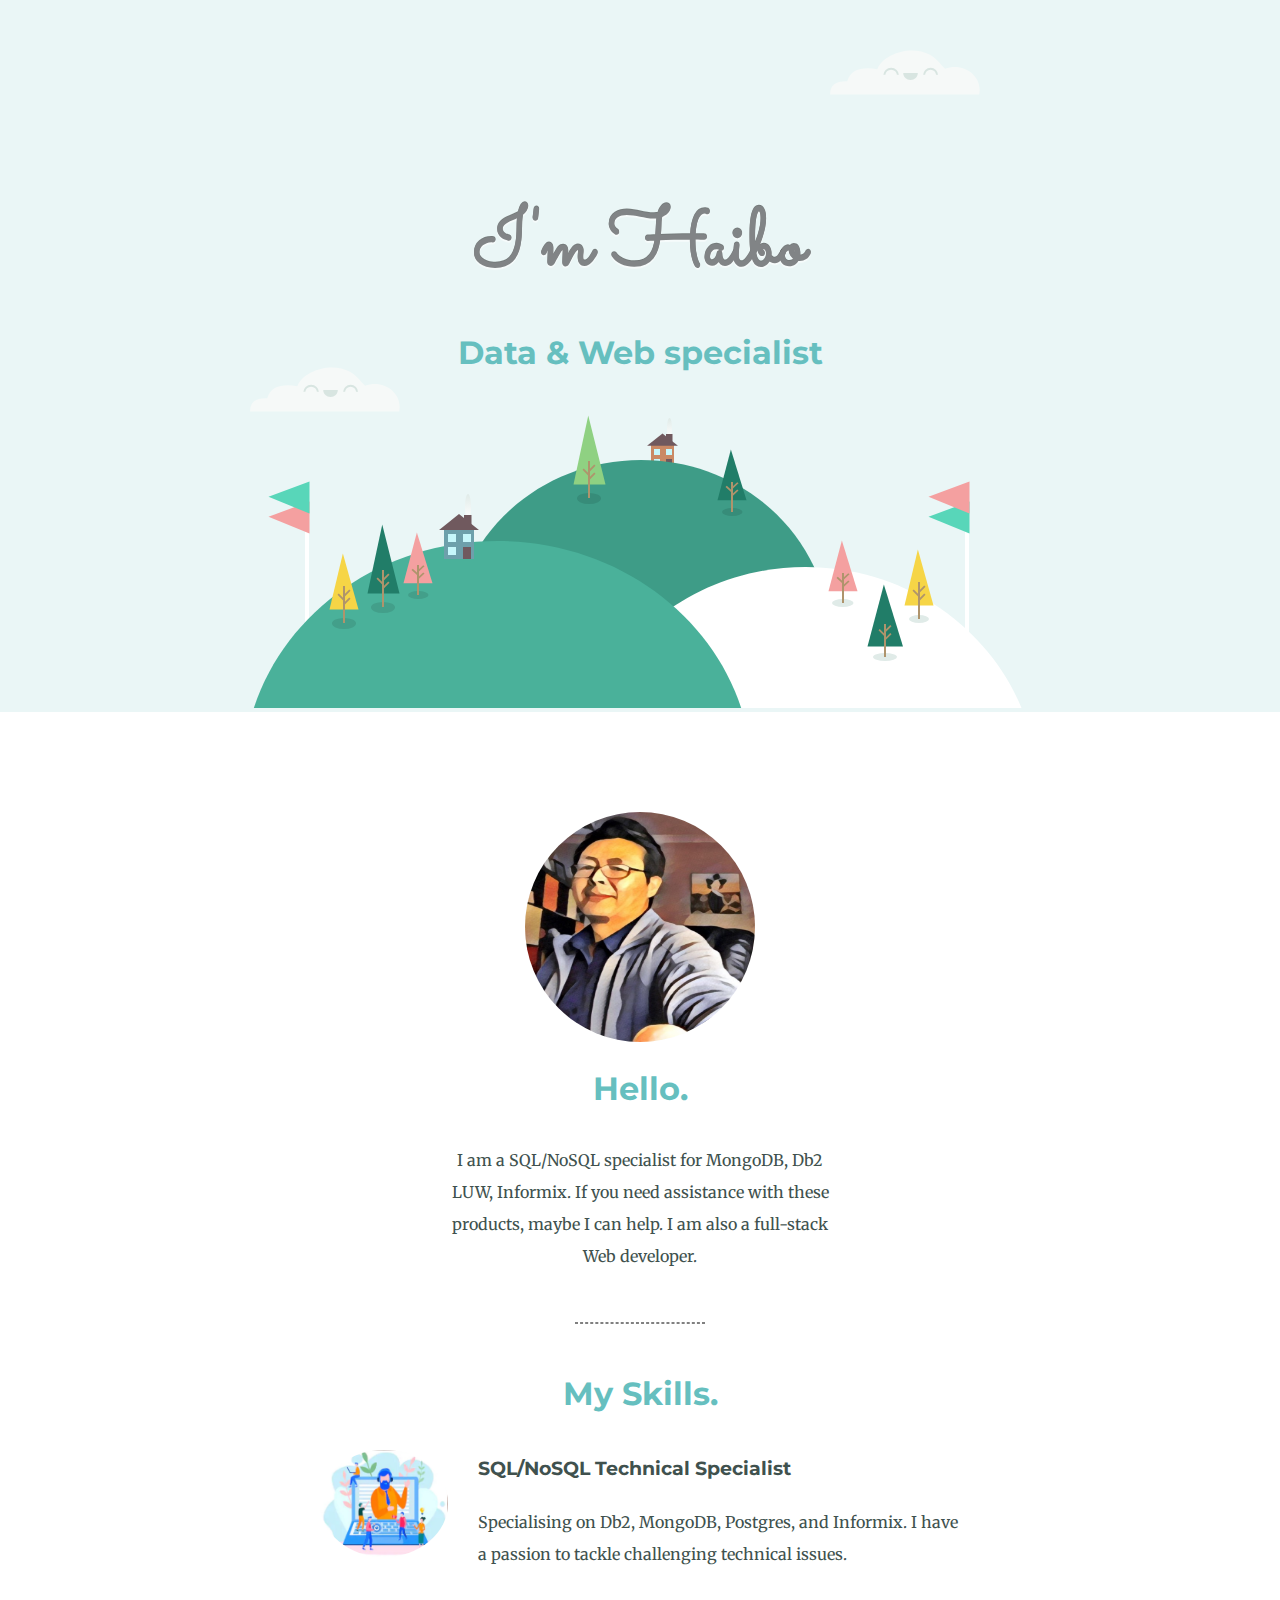
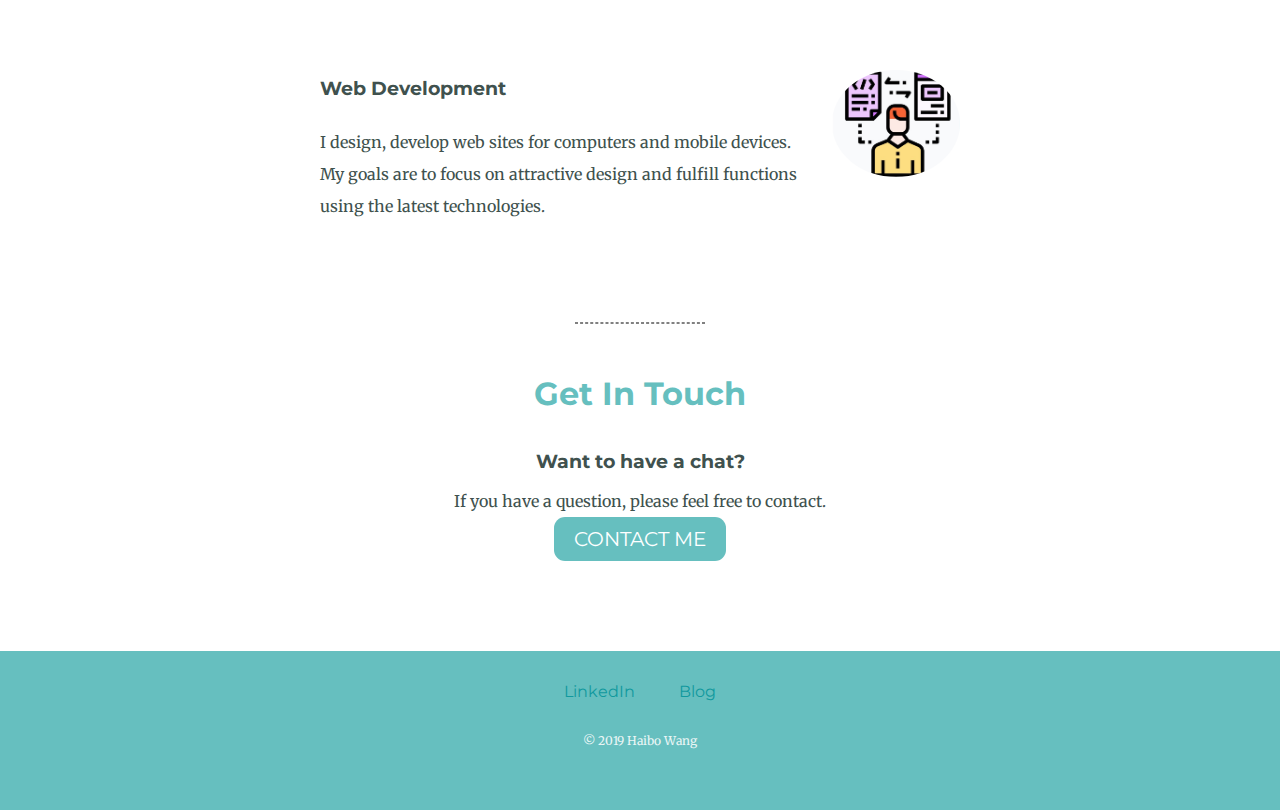
<file: index.html>
<!DOCTYPE html>
<html lang="en" dir="ltr">
  <head>
    <meta charset="utf-8">
    <title>My Site</title>
    <link rel="stylesheet" href="css/master.css">
    <link rel="shortcut icon" href="favicon.ico">
    <link href="https://fonts.googleapis.com/css?family=Merriweather|Montserrat|Sacramento" rel="stylesheet">
  </head>
  <body>
    <div class="top-container">
      <img class="top-cloud" src="images/cloud.svg" alt="cloud-img">
      <h1>I'm Haibo</h1>
      <h2>
        Data & Web specialist
      </h2>
      <img class="bottom-cloud" src="images/cloud.svg" alt="cloud-img">


      <img class="" src="images/land.svg" alt="mnt-img">

    </div>
    <div class="middle-container">
      <div class="profile">
        <img src="images/photo.jpg" alt="photo" class="avatar">
        <h2>Hello.</h2>
        <p class="intro">I am a SQL/NoSQL specialist for MongoDB, Db2 LUW, Informix. If you need assistance with these products, maybe I can help. I am also a full-stack Web developer.</p>
      </div>
      <hr>
      <div class="skills">
        <h2>My Skills.</h2>
        <div class="skill-row">
          <img class="pic1" src="images/pic1.jpg" alt="">
          <h3>SQL/NoSQL Technical Specialist</h3>
          <p>
            Specialising on Db2, MongoDB, Postgres, and Informix. I  have a passion to tackle challenging technical issues.
          </p>
        </div>
        <div class="skill-row">
          <img class="pic2" src="images/pic2.jpg" alt="">
          <h3>Web Development</h3>
          <p>I design, develop web sites for computers and mobile devices. My goals are to focus on attractive design and fulfill functions using the latest technologies. </p>
        </div>
      </div>
      <hr>
      <div class="contact-me">
        <h2>Get In Touch</h2>
        <h3>Want to have a chat?</h3>
        <p>If you have a question, please feel free to contact.</p>
        <a class="btn" href="mailto:dbdoctor@icloud.com">CONTACT ME</a>
      </div>
    </div>


    <div class="bottom-container">
      <a class="footer-link" href="https://au.linkedin.com/pub/haibo-wang/4/220/b23">LinkedIn</a>
      <!-- <a class="footer-link" href="https://twitter.com/">Twitter</a> -->
      <a class="footer-link" href="https://dbdoctor.github.io/blog/">Blog</a>
      <p class="copyright">© 2019 Haibo Wang</p>
    </div>
  </body>
</html>
</file>
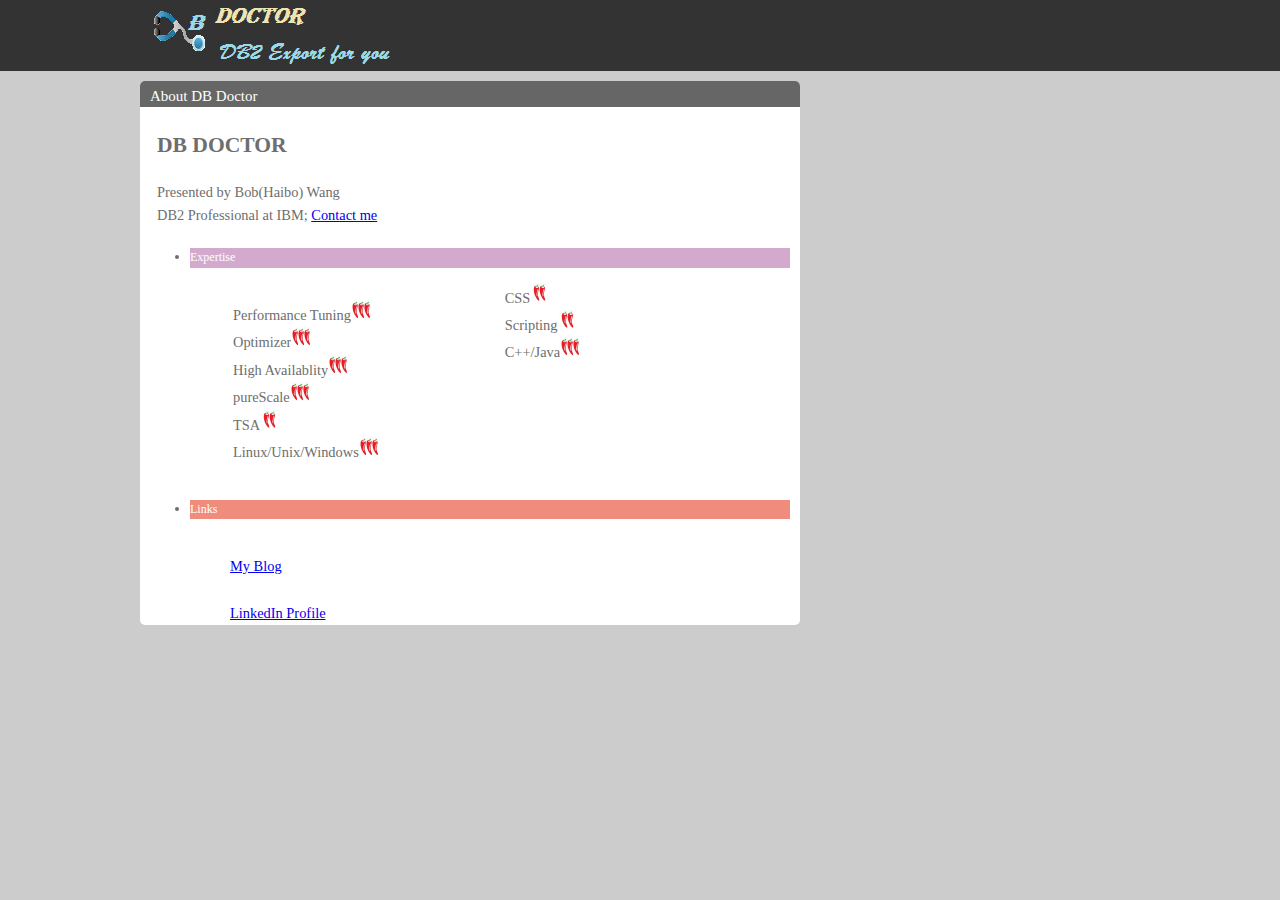
<file: index-old.html>
<!DOCTYPE html>
<html lang="en" class="no-js">
  <head>
    <meta charset="utf-8">
    <meta http-equiv="X-UA-Compatible" content="IE=edge">
		
<title>DB Doctor Main</title>
<meta http-equiv="Content-Type" content="text/html; charset=UTF-8" />
<link rel="stylesheet" href="dbstyle.css"/>
</head><body>

    <!-- #BeginHeaderInitial -->
    <header role="banner" class="header">
      <div class="container">
        <!-- #BeginLogo -->
        <a href="/" class="logo text-hide">DB Doctor</a>
        <!-- #EndLogo -->
      </div>
    </header>
    <!-- #EndHeaderInitial -->



    <!-- #EndHeader -->



<div id="shell">
<div id="content">

<div class="highlight">
<div class="hl-head">About DB Doctor</div>
<div class="hl">

<div> <table style="border:none"><tr><td></td>
<td> <h2> DB DOCTOR</h2>Presented by Bob(Haibo) Wang <br>DB2 Professional at IBM; 
<a href="mailto:dbdoctor@icloud.com"> Contact me </a> <br> </td></tr></table> </div>

<ul>
<li class="firstChild">
<dl class="firstChild lastChild">
<dt class="firstChild"><p class="icon_t firstChild lastChild">Expertise</p></dt>
<dd class="time"></dd>
<dd class="lastChild"> 
<table style="border:none"><tr><td>
Performance Tuning<img class="chilli" src="img/chilli3.jpg"><br>
Optimizer<img class="chilli" src="img/chilli3.jpg"><br>High Availablity<img class="chilli" src="img/chilli3.jpg"><br>
pureScale<img class="chilli" src="img/chilli3.jpg"><br>
TSA<img class="chilli" src="img/chilli2.jpg"><br>
Linux/Unix/Windows<img class="chilli" src="img/chilli3.jpg"></dd>
</td>
<td style="padding:60px"> </td>
<td>
CSS<img class="chilli" src="img/chilli2.jpg"><br>
Scripting<img class="chilli" src="img/chilli2.jpg"><br>
C++/Java<img class="chilli" src="img/chilli3.jpg"><br>
<br>
<br>
<br>
<br>
<br>
</td>
</tr></table>

</dl>
</li>
<li>
<dl>
<dt><p class="icon_a">Links</p></dt>
<dd class="time"></dd><dd class="time"></dd>
<dd class="lastChild"> <br><a href="http://dbdoctor.club">My Blog</a></dd>
<dd class="lastChild"> <br><a href="https://au.linkedin.com/pub/haibo-wang/4/220/b23">LinkedIn Profile</a></dd>
</dl>
</li>
</ul>

</div>
</div> <!-- highlight -->





</div>  <!-- content -->




</div>  <!-- shell -->

</body>
</html>
</file>
<file: css/master.css>
body { margin: 0; text-align: center; font-family: 'Merriweather', serif; color: #40514E;}
hr {border-style: dashed;; height: 0; width: 10%; margin: 50px auto;}
h1 {
  margin: 20px auto 0 auto; font-family: 'Sacramento', cursive;
  font-size: 5rem;
padding-top: 70px;
color: #818486;
letter-spacing: 0;
text-shadow: 0 -1px 0 rgba(0,0,0,.5), 0 2px 1px rgba(255,255,255,.6);
}
h2 {font-size: 2rem; color: #66BFBF; font-family: 'Montserrat', sans-serif; padding-bottom: 10px;}
h3 {font-family: 'Montserrat', sans-serif;}
a {
  color: #11999E;
  font-family: 'Montserrat', sans-serif;
  margin: 10px 20px;
  text-decoration: none;
}
a:hover {
  color: #EAF6F6;
}
.top-container {background-color: #EAF6F6; position: relative; padding-top: 100px;}
.middle-container {margin: 100px 0;}

.top-cloud {position: absolute; right:300px; top:50px;}
.bottom-cloud {position: absolute; left:250px; bottom: 300px;}

.avatar {
  vertical-align: middle;
  width: 230px;
  height: 230px;
  border-radius: 50%;}

.pic1 {
    vertical-align: middle;
    width: 20%;
    /*height: 180px;*/
    border-radius: 50%;
    float:left;
    margin-right: 30px;
  }
  .pic2 {
      vertical-align: middle;
      width: 20%;
      /*height: 180px;*/
      border-radius: 50%;
      float: right;
      margin-left: 30px;
    }

.top-pic {
  height: 300px;
  width: 100%;

}
.skill-row {
  width: 50%; margin: 10px auto 100px auto; text-align: left;
  line-height: 2;
}

.intro {
  width: 30%;
  margin: auto;
  line-height: 2;
}
.btn {
  -webkit-border-radius: 11;
  -moz-border-radius: 11;
  border-radius: 11px;
  font-family: 'Montserrat', sans-serif;
  color: #ffffff;
  font-size: 20px;
  background: #66BFBF;
  padding: 10px 20px 10px 20px;
  text-decoration: none;
}

.btn:hover {
  background: #3cb0fd;
  background-image: -webkit-linear-gradient(top, #3cb0fd, #3498db);
  background-image: -moz-linear-gradient(top, #3cb0fd, #3498db);
  background-image: -ms-linear-gradient(top, #3cb0fd, #3498db);
  background-image: -o-linear-gradient(top, #3cb0fd, #3498db);
  background-image: linear-gradient(to bottom, #3cb0fd, #3498db);
  text-decoration: none;
}

.contact-me{
  margin-bottom: 20px;
}

.bottom-container {
  padding: 30px 0 30px 0;
  margin-top: 20px;
  background-color: #66BFBF;
}

.copyright {
  color: #EAF6F6;
  font-size: 0.75rem;
  padding: 20px 0;
}
</file>
<file: dbstyle.css>
body {
    font-size: inherit;
    line-height: 1.625;
}
body {
    font-family: Georgia, "Times New Roman", serif;
    font-size: 75%;
    color: #6E6E6E;
    background-color:  #CCCCCC;
    overflow-x: hidden;
}
body {
    margin: 0px;
    padding: 0px;
    position: relative;
    text-align: center;
}
img {
border-width: 0px;
}
.header {
    height: 70px;
    background-color: #333;
    border-bottom: 1px solid #333;
    padding: 0px;
}
.container {
    padding-left: 15px;
    padding-right: 15px;
}
.container {
    width: 1190px;
}
.container {
    margin-right: auto;
    margin-left: auto;
    padding-left: 15px;
    padding-right: 15px;
    position: relative;
}
.logo {
    top: 3px;
    left: 120px;
float: none;
height: 64px;
margin: 0px;
position: absolute;
width: 250px;
background-image: url('logo.png');
background-repeat: no-repeat;
background-size: 100% auto;
display: block;
}
.text-hide {
    font: 0px/0 a;
    text-shadow: none;
    background-color: transparent;
    border: 0px none;
}

#shell {
margin: 0px auto;
padding-left: 10px;
text-align: left;
width: 1010px;
}
    


#content {
    float: left;
    font-size: 1.20em;
    margin-right: 40px;
    width: 660px;
}

.highlight {
    margin: 10px 0px 20px;
    position: relative;
    background-color: #FFF;
    border-radius: 5px;
}

.hl-head {

	 font-size: 15px;
	 background-color: #666;
	 color: #fff;
	 height: 20px;
	 padding: 3px 10px 3px;	 
	-webkit-border-radius: 10px;
    	-moz-border-radius: 5px 5px 0 0;
    	border-radius: 5px 5px 0 0;
	 
	}


.hl { padding: 0px 10px 0px; }



.post {
    margin: 10px 0px 20px;
    position: relative;
    background-color: #FFF;
    border-radius: 5px;
}


.posthead  {
	 font-size: 15px;
	 background-color: #666;
	 color: #fff;
	 height: 20px;
	 padding: 3px 10px 3px;	 
	-webkit-border-radius: 10px;
    	-moz-border-radius: 5px 5px 0 0;
    	border-radius: 5px 5px 0 0;
	 
	}

.entryComment {
    color: #9D9681;
    font-size: 12px;
    margin: 0px 10px 10px;
}
.entry { padding: 0px 10px 0px; }


#sidebar {
    float: right;
    font-size: 1.2em;
    padding-top: 0px;
    width: 300px;
}

#sidebar div.widget {
    margin-bottom: 20px;
    background-color: #FFF;
    border-radius: 5px;
}

#sidebar h4 {
    border-radius: 5px 5px 0px 0px;
    background-color: #D7D4C9;
    color: #FFF;
    height: 20px;
    padding: 6px 10px 0px;
    margin-bottom: 10px;
    font-weight: bold;
    text-align: center;
}

#sidebar div.widget_links ul {
    margin: 20px 10px 20px;
}
    #sidebar div.widget_links li {
        height: 50px;
        padding-bottom: 10px;
        margin-bottom: 10px;
        border-bottom: solid 1px #CCC;
    }
    #sidebar div.widget_links li:last-child {
        border-bottom: none;
    }
#sidebar div.widgetsch {
    margin-bottom: 20px;
    background-color: #CCC;
    border-radius: 5px;
    border: 0 none;
}

#sidebar ul {
    list-style-type: none;
}

    #sidebar li {
        padding-bottom: 10px;
        margin-bottom: 5px;
        border-bottom: solid 1px #CCC;
    }
        #sidebar li:last-child {
            border-bottom: none;
        }

    #sidebar li a {
        display: block;
        font-weight: bold;
    }
    #sidebar li img {
        float: left;
        margin-right: 20px;
    }


    #searchform input[type="text"] {
        width: 240px;
        border: 1px solid #D6D6D6;
        color: #333333;
        float: left;
        font-size: 1.3em;
        height: 20px;
        line-height: normal;
        padding-left: 5px;
        padding-top: 5px;
	border-radius: 5px;
    }

    #searchform input[type="submit"] {
        background: url("img/search.png") no-repeat scroll 0 0 transparent;background-size: 80%;
        border: 0 none;
        cursor: pointer;
        display: block;
        height: 0 !important;
        overflow: hidden !important;
        padding-left: 25px;
        padding-top: 27px;
        text-indent: -9999em;
        width: 26px;
    }
        #searchform input[type="submit"]:hover {
            opacity: 0.7;
        }

.icon_a {
 font-size: 12px; background:#f08c7c; color:#ffffff;
}

.icon_t { font-size: 12px; background:#d3aace;
 color:#ffffff;}

.icon_1 { text-align:center; background:#f08c7c; color:#ffffff;
}

.icon_2 { text-align:center; background:#d3aace; color:#ffffff;
}

.icon_3 { text-align:center; background:#9999ff; color:#ffffff;
}

.icon_4 { text-align:center; background:#9999cc; color:#ffffff;
}

.icon_4 { text-align:center; background:#669999; color:#ffffff;
}

.chilli { width: 20px; height: 20px;}

/*entry*/
div.entry ul {
	border-top:1px dashed #b7b7bd;
	padding:0 0 10px;
}

div.entry ul li {
	list-style:none;
	border-bottom:1px dashed #b7b7bd;
}

div.entry dl {
	width:100%;
}
div.entry dl dt,
div.entry dl dd {
	vertical-align:top;
	padding:5px 0;
	line-height:1.1;
	display:table-cell;
}

div.entry dl dt {
	min-width:40px;
}div.entry dl dt p {
	color:#fff;
	padding:3px 5px;
	text-align:center;
}
div.entry dl dd.time {
	padding:0 10px;
	white-space:nowrap;
}
div.entry dl dd a {
	display:block;
}


div.tip ul {
	border-top:0px dashed #b7b7bd;
	padding:0 0 10px;
}

div.tip ul li {
	list-style:none;
	border-bottom:0px dashed #b7b7bd;
}



div.list ul {
	border-top:1px dashed #b7b7bd;
	padding:0 0 10px;
}

div.list ul li {
	list-style:none;
	border-bottom:1px dashed #b7b7bd;
 }

div.list dl {
	width:100%;
} div.list dl dd {
	vertical-align:top;
	padding:5px 0;
	line-height:1.1;
	display:table-cell; font-size: 14px;
}


div.list dl dt p {
	color:#fff;
	padding:3px 5px;
	text-align:center;
}


pre.prettyprint { 
   border:1px solid #d6d6d6;
   color:#000; background-color:#eee;
   width: 92%;
   border-radius: 0px;
   padding:5px 0px;
   margin:5px;
   margin-bottom:10px;
   font-size: 13px;}


pre.prettyout { 
   border:1px solid #d6d6d6;
   color:#ffffff; background-color:#000;
   width: 92%;
   border-radius: 0px;
   padding:5px 0px;
   margin:5px;
   margin-bottom:10px;
   font-size: 13px;}
</file>
